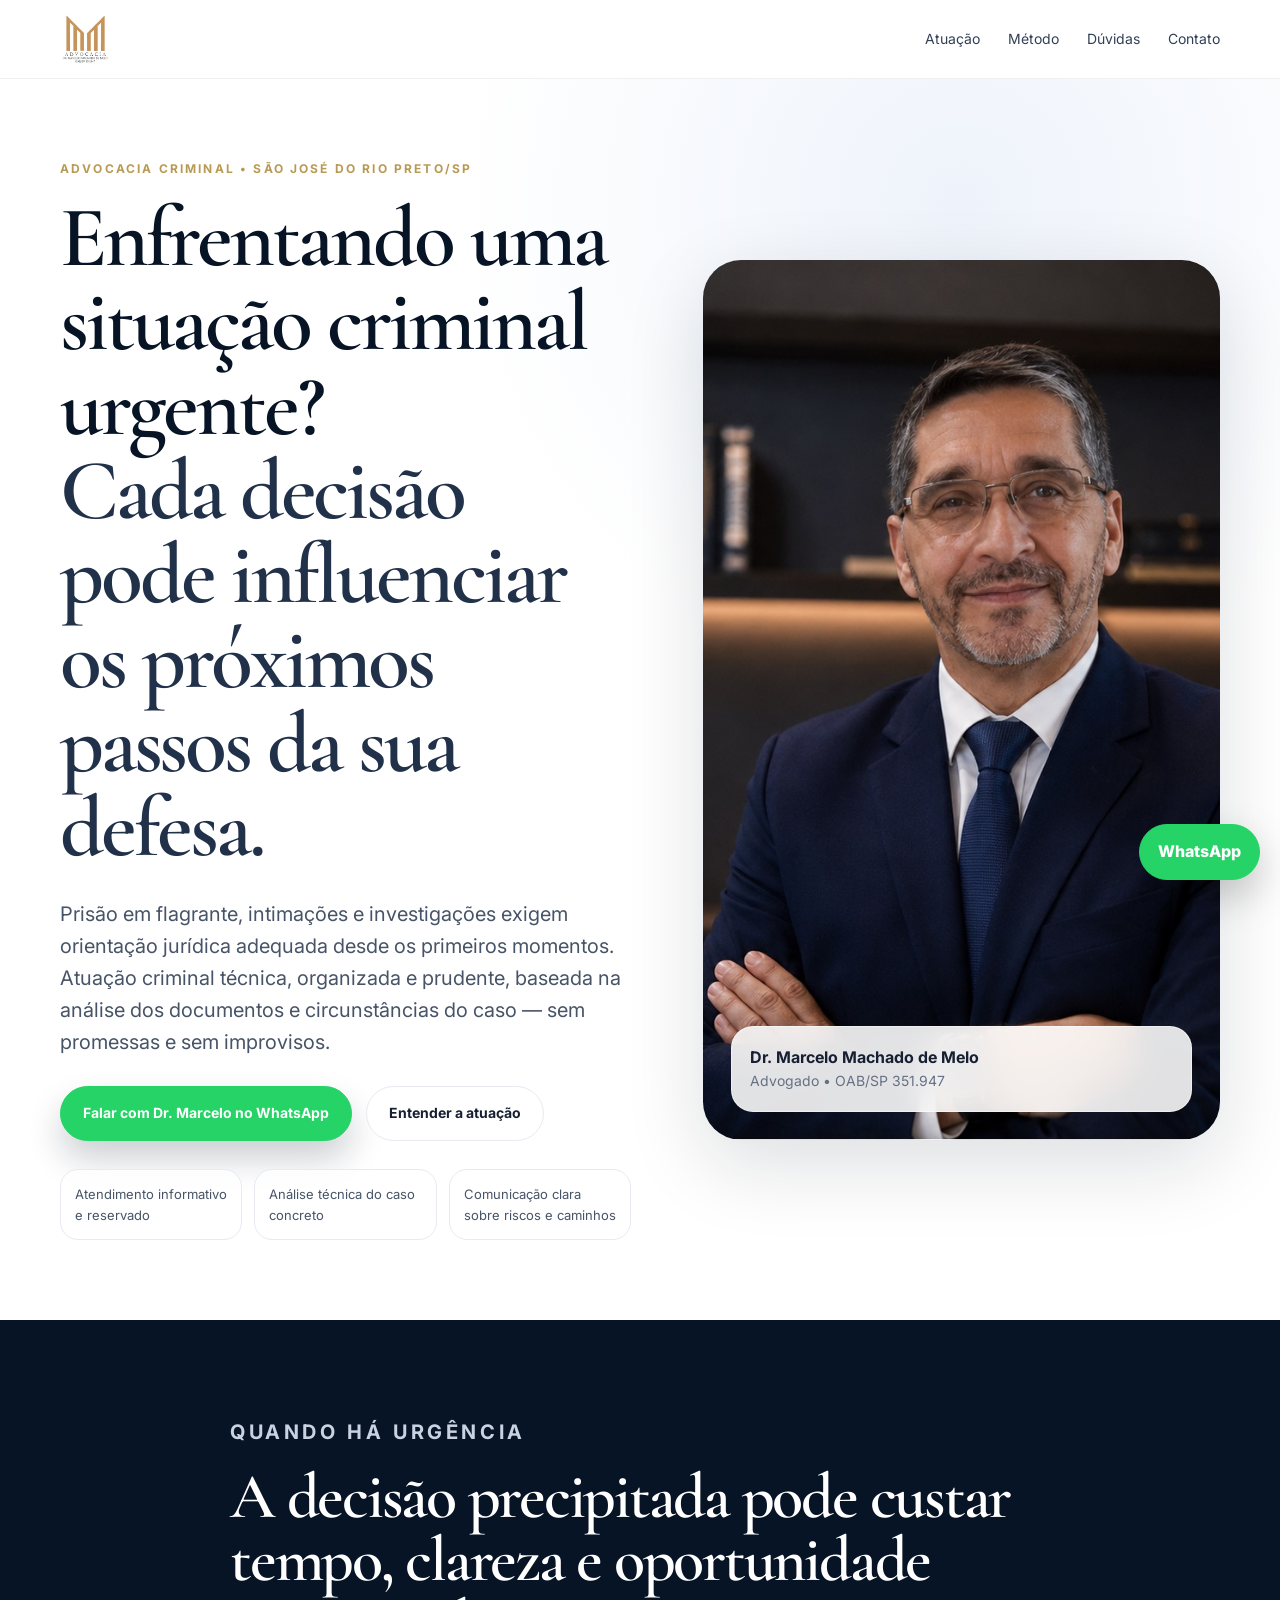
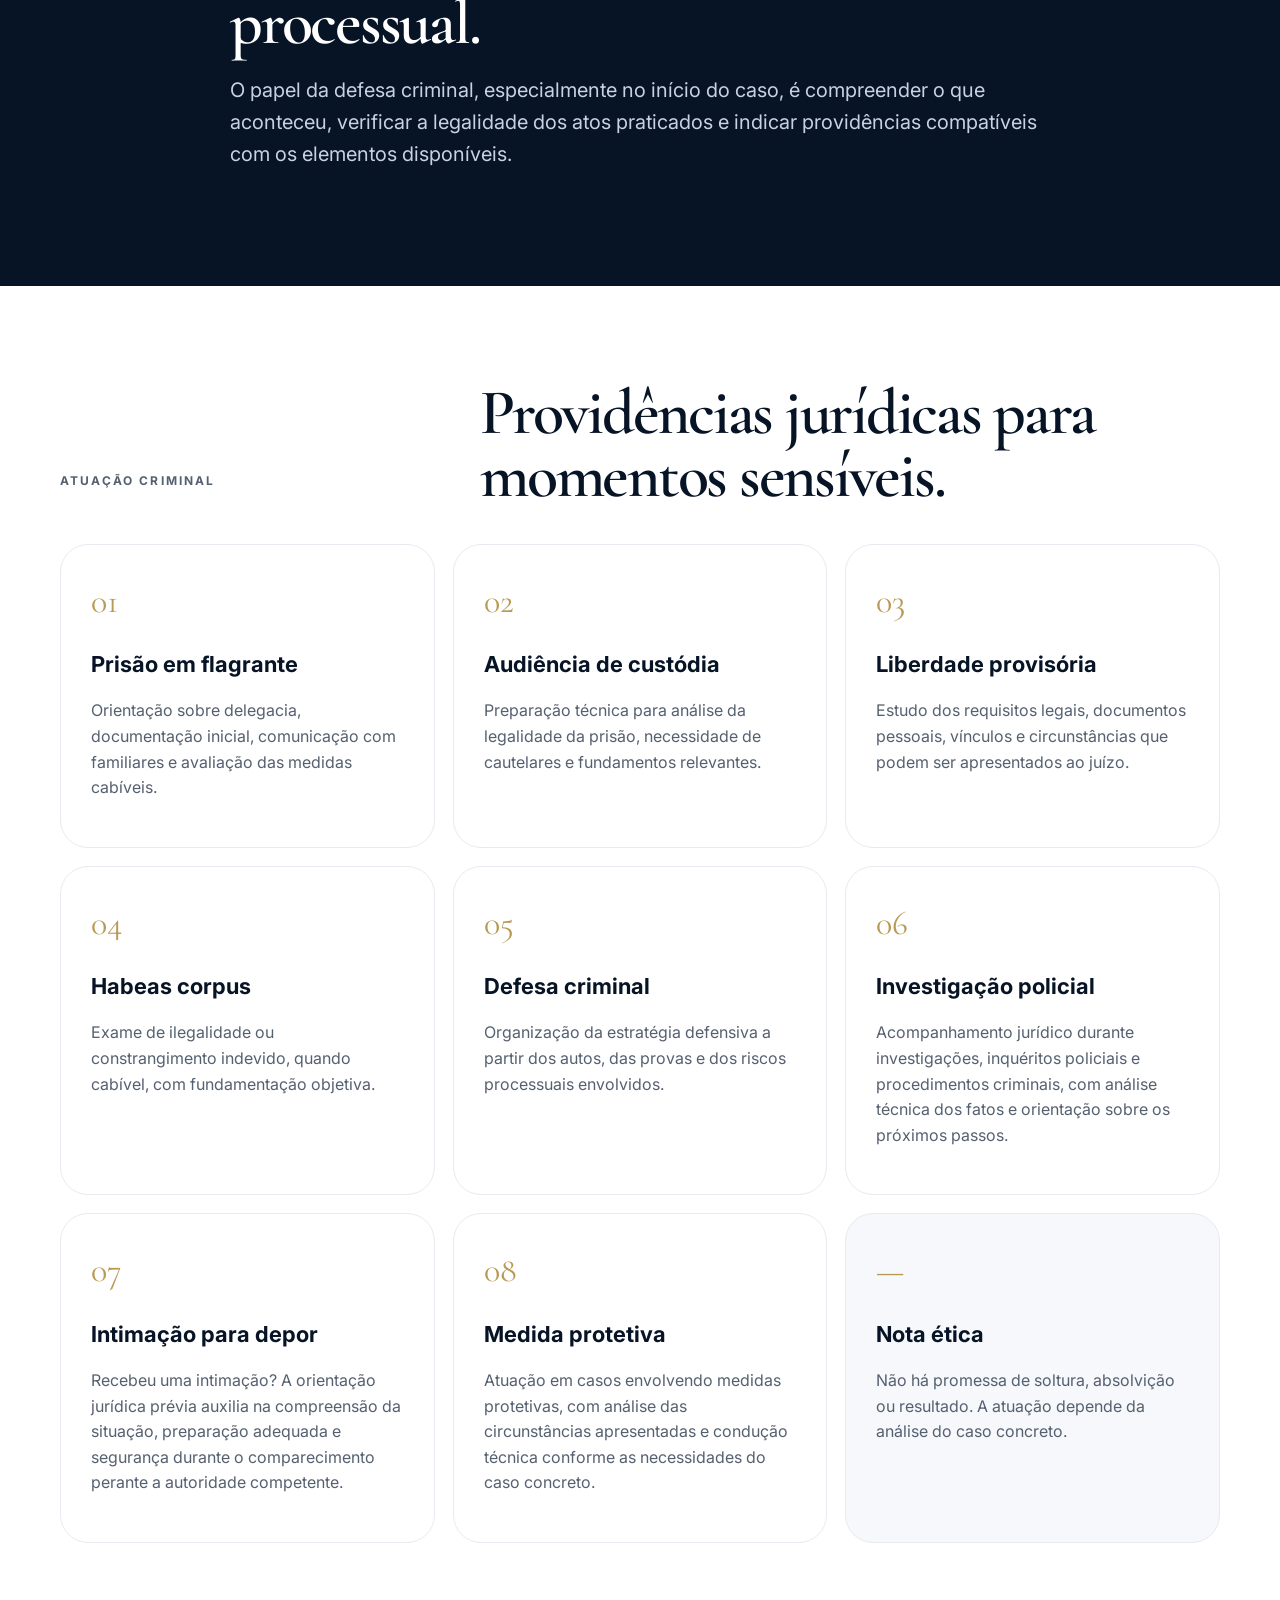
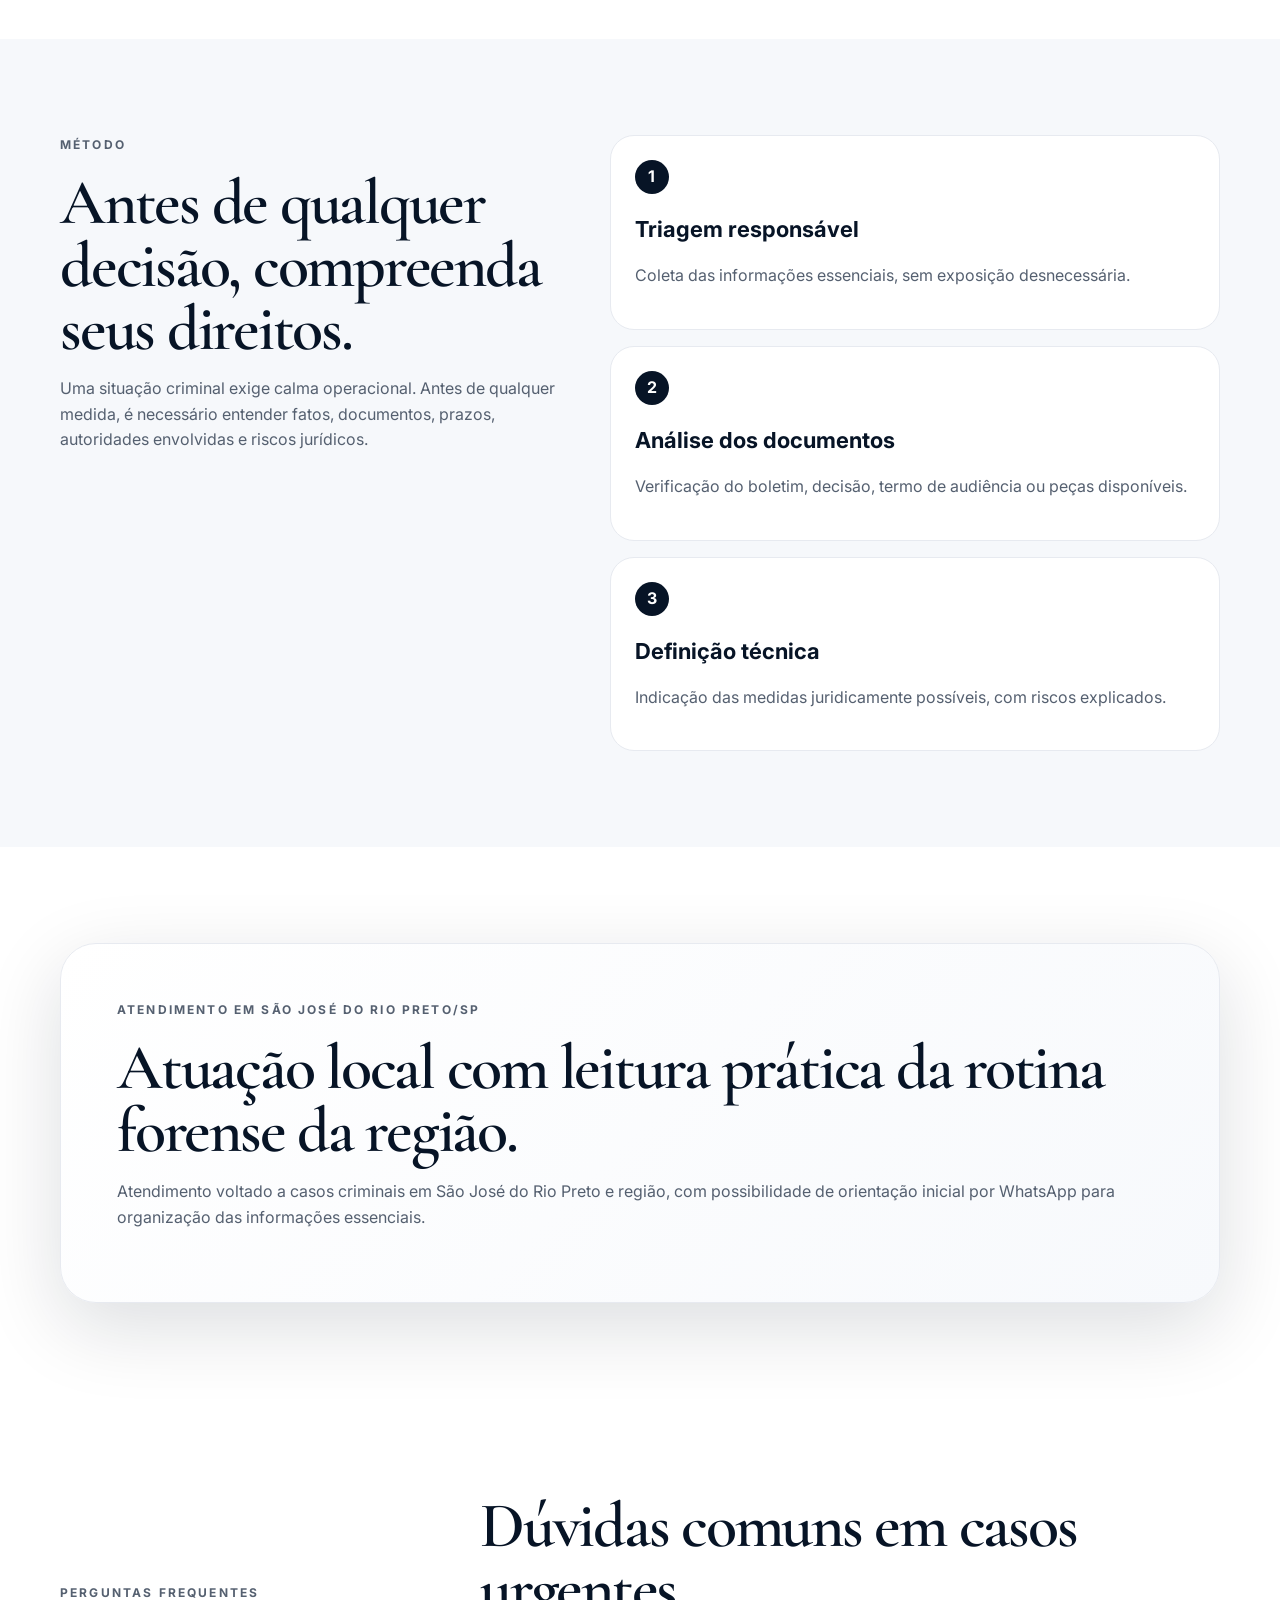
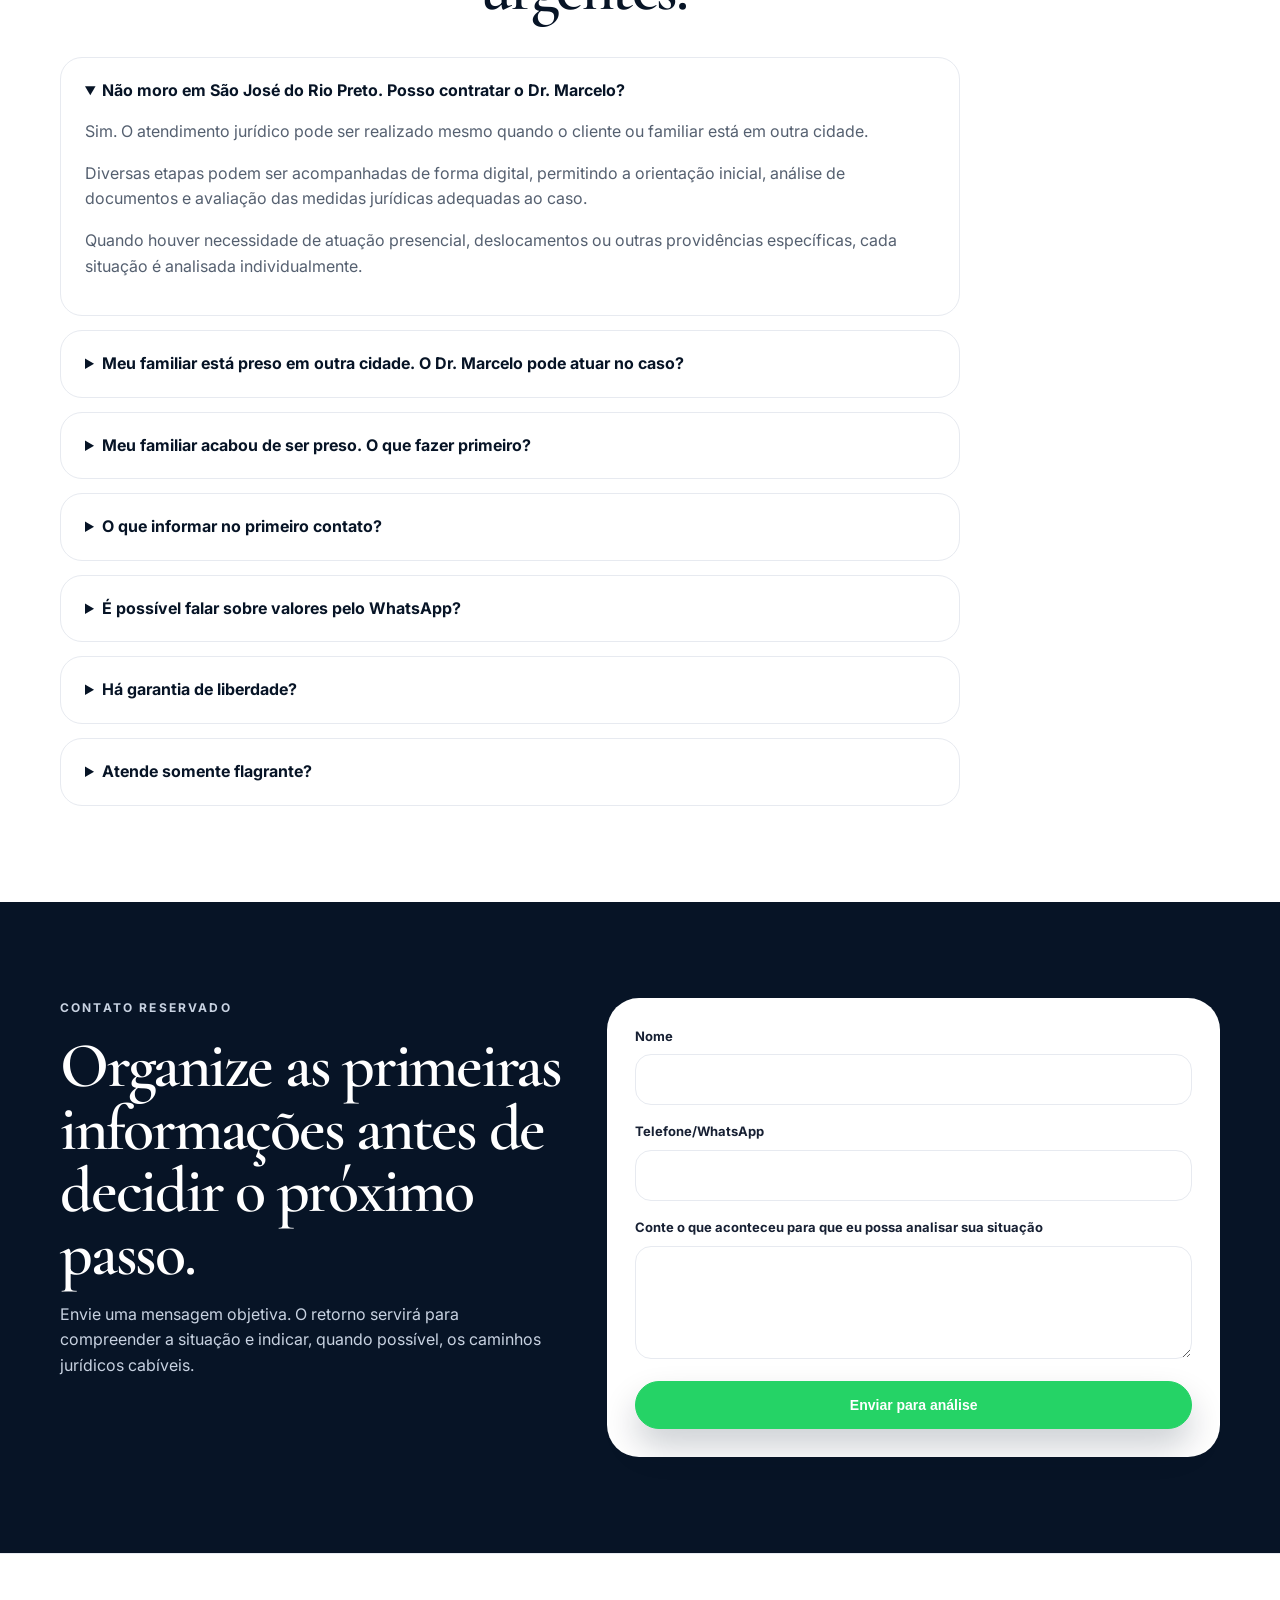
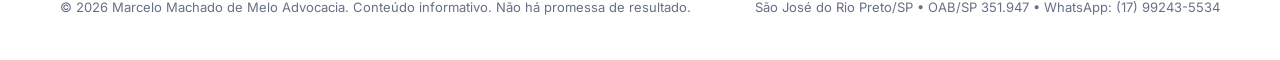
<file: index.html>
<!doctype html>
<html lang="pt-BR">
<head>
  <meta charset="utf-8">
  <meta name="viewport" content="width=device-width, initial-scale=1">
  <title>Advogado Criminal em São José do Rio Preto | Prisão em Flagrante, Custódia e Habeas Corpus</title>
  <meta name="description" content="Orientação jurídica criminal em São José do Rio Preto/SP para prisão em flagrante, audiência de custódia, liberdade provisória, habeas corpus e defesa criminal.">
  <meta name="robots" content="index,follow,max-image-preview:large">
  <meta name="author" content="Dr. Marcelo Machado de Melo">
  <meta name="theme-color" content="#071426">

  <link rel="canonical" href="https://seudominio.com.br/">
  <link rel="preconnect" href="https://fonts.googleapis.com">
  <link rel="preconnect" href="https://fonts.gstatic.com" crossorigin>
  <link href="https://fonts.googleapis.com/css2?family=Cormorant+Garamond:wght@500;600;700&family=Inter:wght@400;500;600;700&display=swap" rel="stylesheet">
  <link rel="stylesheet" href="style.css">
  <link rel="icon" href="favicon.svg" type="image/svg+xml">
  <link rel="manifest" href="manifest.json">

  <meta property="og:type" content="website">
  <meta property="og:locale" content="pt_BR">
  <meta property="og:title" content="Advogado Criminal em São José do Rio Preto/SP">
  <meta property="og:description" content="Atuação jurídica criminal com método, sobriedade e orientação clara nas primeiras providências.">
  <meta property="og:image" content="https://seudominio.com.br/dr-marcelo.jpg">
  <meta property="og:url" content="https://seudominio.com.br/">
  <meta name="twitter:card" content="summary_large_image">
</head>

<body>
  <a class="skip" href="#conteudo">Ir para o conteúdo</a>

  <header class="site-header" data-header>
    <div class="container header-inner">

      <a class="brand" href="#topo" aria-label="Marcelo Machado de Melo Advocacia">
        <img 
          src="logo.jpg" 
          alt="Marcelo Machado de Melo Advocacia Criminal"
          class="logo-header">
      </a>

      <button class="nav-toggle" type="button" aria-label="Abrir menu" aria-expanded="false" data-nav-toggle>
        <span></span>
        <span></span>
      </button>

      <nav class="nav" data-nav>
        <a href="#atuacao">Atuação</a>
        <a href="#metodo">Método</a>
        <a href="#faq">Dúvidas</a>
        <a href="#contato">Contato</a>
      </nav>
    </div>
  </header>

  <main id="conteudo">
    <section class="hero" id="topo">
      <div class="container hero-grid">
        <div class="hero-copy reveal">
          <p class="eyebrow">Advocacia criminal • São José do Rio Preto/SP</p>

          <h1>
            Enfrentando uma situação criminal urgente?
            <span>Cada decisão pode influenciar os próximos passos da sua defesa.</span>
          </h1>

          <p class="lead">
           Prisão em flagrante, intimações e investigações exigem orientação jurídica adequada desde os primeiros momentos.
           Atuação criminal técnica, organizada e prudente, baseada na análise dos documentos e circunstâncias do caso — sem promessas e sem improvisos.
          </p>

          <div class="hero-actions">
            <a class="btn primary" href="https://wa.me/5517992435534?text=Olá,%20preciso%20de%20orientação%20jurídica%20criminal." rel="noopener">
              Falar com Dr. Marcelo no WhatsApp
            </a>
            <a class="btn secondary" href="#atuacao">Entender a atuação</a>
          </div>

          <ul class="trust-list" aria-label="Informações de confiança">
            <li>Atendimento informativo e reservado</li>
            <li>Análise técnica do caso concreto</li>
            <li>Comunicação clara sobre riscos e caminhos</li>
          </ul>
        </div>

        <aside class="hero-card reveal" aria-label="Perfil profissional">
          <div class="portrait-wrap">
            <img src="dr-marcelo.jpg" alt="Dr. Marcelo Machado de Melo, advogado" width="720" height="880" fetchpriority="high">
          </div>

          <div class="profile-note">
            <strong>Dr. Marcelo Machado de Melo</strong>
            <span>Advogado • OAB/SP 351.947</span>
          </div>
        </aside>
      </div>
    </section>

    <section class="section problem">
      <div class="container narrow reveal">
        <p class="section-kicker">Quando há urgência</p>
        <h2>A decisão precipitada pode custar tempo, clareza e oportunidade processual.</h2>
        <p>
          O papel da defesa criminal, especialmente no início do caso, é compreender o que aconteceu,
          verificar a legalidade dos atos praticados e indicar providências compatíveis com os elementos disponíveis.
        </p>
      </div>
    </section>

    <section class="section" id="atuacao">
      <div class="container">
        <div class="section-head reveal">
          <p class="section-kicker">Atuação criminal</p>
          <h2>Providências jurídicas para momentos sensíveis.</h2>
        </div>

        <div class="cards">
          <article class="card reveal">
            <span>01</span>
            <h3>Prisão em flagrante</h3>
            <p>Orientação sobre delegacia, documentação inicial, comunicação com familiares e avaliação das medidas cabíveis.</p>
          </article>

          <article class="card reveal">
            <span>02</span>
            <h3>Audiência de custódia</h3>
            <p>Preparação técnica para análise da legalidade da prisão, necessidade de cautelares e fundamentos relevantes.</p>
          </article>

          <article class="card reveal">
            <span>03</span>
            <h3>Liberdade provisória</h3>
            <p>Estudo dos requisitos legais, documentos pessoais, vínculos e circunstâncias que podem ser apresentados ao juízo.</p>
          </article>

          <article class="card reveal">
            <span>04</span>
            <h3>Habeas corpus</h3>
            <p>Exame de ilegalidade ou constrangimento indevido, quando cabível, com fundamentação objetiva.</p>
          </article>

          <article class="card reveal">
            <span>05</span>
            <h3>Defesa criminal</h3>
            <p>Organização da estratégia defensiva a partir dos autos, das provas e dos riscos processuais envolvidos.</p>
          </article>
      <article class="card reveal">
    <span>06</span>
    <h3>Investigação policial</h3>
    <p>Acompanhamento jurídico durante investigações, inquéritos policiais e procedimentos criminais, com análise técnica dos fatos e orientação sobre os próximos passos.</p>
</article>

<article class="card reveal">
    <span>07</span>
    <h3>Intimação para depor</h3>
    <p>Recebeu uma intimação? A orientação jurídica prévia auxilia na compreensão da situação, preparação adequada e segurança durante o comparecimento perante a autoridade competente.</p>
</article>

<article class="card reveal">
    <span>08</span>
    <h3>Medida protetiva</h3>
    <p>Atuação em casos envolvendo medidas protetivas, com análise das circunstâncias apresentadas e condução técnica conforme as necessidades do caso concreto.</p>
</article>
          <article class="card muted reveal">
            <span>—</span>
            <h3>Nota ética</h3>
            <p>Não há promessa de soltura, absolvição ou resultado. A atuação depende da análise do caso concreto.</p>
          </article>
        </div>
      </div>
    </section>

    <section class="section method" id="metodo">
      <div class="container method-grid">
        <div class="reveal">
          <p class="section-kicker">Método</p>
          <h2>Antes de qualquer decisão, compreenda seus direitos.</h2>
          <p>
            Uma situação criminal exige calma operacional. Antes de qualquer medida, é necessário entender fatos,
            documentos, prazos, autoridades envolvidas e riscos jurídicos.
          </p>
        </div>

        <div class="steps reveal">
          <div>
            <b>1</b>
            <h3>Triagem responsável</h3>
            <p>Coleta das informações essenciais, sem exposição desnecessária.</p>
          </div>

          <div>
            <b>2</b>
            <h3>Análise dos documentos</h3>
            <p>Verificação do boletim, decisão, termo de audiência ou peças disponíveis.</p>
          </div>

          <div>
            <b>3</b>
            <h3>Definição técnica</h3>
            <p>Indicação das medidas juridicamente possíveis, com riscos explicados.</p>
          </div>
        </div>
      </div>
    </section>

    <section class="section local">
      <div class="container local-box reveal">
        <p class="section-kicker">Atendimento em São José do Rio Preto/SP</p>
        <h2>Atuação local com leitura prática da rotina forense da região.</h2>
        <p>
          Atendimento voltado a casos criminais em São José do Rio Preto e região, com possibilidade de orientação inicial
          por WhatsApp para organização das informações essenciais.
        </p>
      </div>
    </section>

    <section class="section faq" id="faq">
      <div class="container">
        <div class="section-head reveal">
          <p class="section-kicker">Perguntas frequentes</p>
          <h2>Dúvidas comuns em casos urgentes.</h2>
        </div>

        <div class="faq-list">
          <details class="reveal" open>
            <summary>Não moro em São José do Rio Preto. Posso contratar o Dr. Marcelo?</summary>
            <p>Sim. O atendimento jurídico pode ser realizado mesmo quando o cliente ou familiar está em outra cidade.</p>
            <p>Diversas etapas podem ser acompanhadas de forma digital, permitindo a orientação inicial, análise de documentos e avaliação das medidas jurídicas adequadas ao caso.</p>
            <p>Quando houver necessidade de atuação presencial, deslocamentos ou outras providências específicas, cada situação é analisada individualmente.</p>
          </details>

          <details class="reveal">
            <summary>Meu familiar está preso em outra cidade. O Dr. Marcelo pode atuar no caso?</summary>
            <p>Sim. A atuação na área criminal não fica limitada apenas à comarca onde o escritório está localizado.</p>
            <p>É possível analisar processos, orientar familiares e acompanhar situações envolvendo prisões em diferentes cidades.</p>
            <p>Quando necessária a realização de diligências presenciais, atendimento em unidade prisional ou acompanhamento de atos processuais, as medidas são avaliadas conforme as características do caso concreto.</p>
          </details>

          <details class="reveal">
            <summary>Meu familiar acabou de ser preso. O que fazer primeiro?</summary>
            <p>Situações envolvendo prisão exigem atenção desde os primeiros momentos, especialmente para compreensão do procedimento, análise dos documentos existentes e verificação das possibilidades previstas em lei.</p>
            <p>Busque orientação jurídica antes de tomar decisões ou prestar informações sem compreender as consequências legais; a orientação jurídica inicial permite que familiares compreendam quais são os próximos passos e quais medidas podem ser avaliadas conforme a situação apresentada.</p>
            <p>Cada caso depende da análise individual dos fatos, documentos e fase do procedimento.</p>
          </details>

          <details class="reveal">
            <summary>O que informar no primeiro contato?</summary>
            <p>Nome completo da pessoa presa, local da prisão, delegacia, horário aproximado, crime informado e se já existe audiência designada.</p>
          </details>

          <details class="reveal">
            <summary>É possível falar sobre valores pelo WhatsApp?</summary>
            <p>Honorários dependem da complexidade, urgência, deslocamento e atos necessários. A definição deve ocorrer após compreensão mínima do caso.</p>
          </details>

          <details class="reveal">
            <summary>Há garantia de liberdade?</summary>
            <p>Não. Qualquer promessa de resultado é inadequada. O trabalho jurídico consiste em avaliar fundamentos, documentos e medidas cabíveis.</p>
          </details>

          <details class="reveal">
            <summary>Atende somente flagrante?</summary>
            <p>Não. A atuação inclui audiência de custódia, pedidos de liberdade, habeas corpus e defesa criminal em geral.</p>
          </details>
        </div>
      </div>
    </section>

    <section class="section contact" id="contato">
      <div class="container contact-grid reveal">
        <div>
          <p class="section-kicker">Contato reservado</p>
          <h2>Organize as primeiras informações antes de decidir o próximo passo.</h2>
          <p>
            Envie uma mensagem objetiva. O retorno servirá para compreender a situação e indicar, quando possível,
            os caminhos jurídicos cabíveis.
          </p>
        </div>

        <form class="contact-form" action="https://formsubmit.co/m.melo@adv.oabsp.org.br" method="POST">
          <input type="hidden" name="_subject" value="Contato - Landing Page Criminal">
          <input type="hidden" name="_captcha" value="false">
          <input type="hidden" name="_template" value="table">
          <input type="hidden" name="_next" value="https://recepcaoadvmmelo2melo.github.io/dr-marcelo-advocacia/obrigado.html">
          <label>
            Nome
            <input name="nome" autocomplete="name" required>
          </label>

          <label>
            Telefone/WhatsApp
            <input name="telefone" autocomplete="tel" required>
          </label>

          <label>
           Conte o que aconteceu para que eu possa analisar sua situação
            <textarea name="mensagem" rows="4" required></textarea>
          </label>

          <button class="btn primary" type="submit">Enviar para análise</button>
        </form>
      </div>
    </section>
  </main>

  <a class="whatsapp" href="https://wa.me/5517992435534?text=Olá,%20preciso%20de%20orientação%20jurídica%20criminal." aria-label="Falar pelo WhatsApp" rel="noopener">
    WhatsApp
  </a>

  <footer class="footer">
    <div class="container">
      <p>© <span data-year></span> Marcelo Machado de Melo Advocacia. Conteúdo informativo. Não há promessa de resultado.</p>
      <p>São José do Rio Preto/SP • OAB/SP 351.947 • WhatsApp: (17) 99243-5534</p>
    </div>
  </footer>

  <script src="script.js" defer></script>
</body>
</html>
</file>
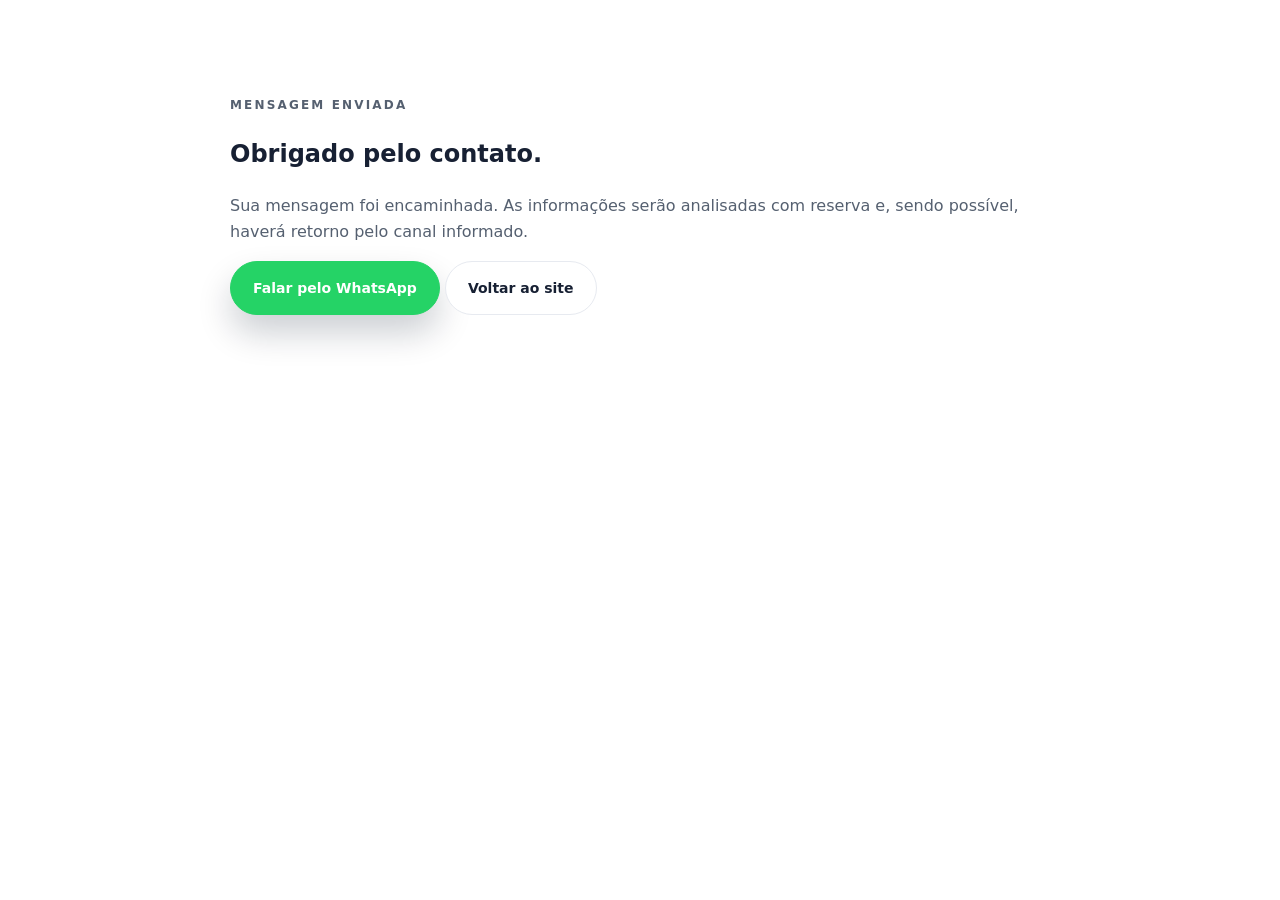
<file: obrigado.html>
<!doctype html>
<html lang="pt-BR">
<head>
  <meta charset="utf-8">
  <meta name="viewport" content="width=device-width, initial-scale=1">
  <title>Mensagem enviada | Marcelo Machado de Melo Advocacia</title>
  <meta name="robots" content="noindex,follow">
  <link rel="stylesheet" href="style.css">
</head>

<body>
  <main class="thank-you-page">
    <section class="section">
      <div class="container narrow">
        <p class="section-kicker">Mensagem enviada</p>
        <h1>Obrigado pelo contato.</h1>
        <p>
          Sua mensagem foi encaminhada. As informações serão analisadas com reserva
          e, sendo possível, haverá retorno pelo canal informado.
        </p>

        <a class="btn primary" href="https://wa.me/5517992435534">
          Falar pelo WhatsApp
        </a>

        <a class="btn secondary" href="index.html">
          Voltar ao site
        </a>
      </div>
    </section>
  </main>
</body>
</html>
</file>
<file: style.css>
:root{--navy:#071426;--navy2:#0d2038;--ink:#172033;--muted:#667085;--line:#e7eaf0;--soft:#f6f8fb;--gold:#b99a54;--white:#fff;--radius:28px;--shadow:0 24px 80px rgba(7,20,38,.14);--serif:'Cormorant Garamond',serif;--sans:'Inter',system-ui,sans-serif}*{box-sizing:border-box}html{scroll-behavior:smooth}body{margin:0;font-family:var(--sans);color:var(--ink);background:var(--white);line-height:1.6}img{max-width:100%;display:block}a{color:inherit;text-decoration:none}.container{width:min(1160px,calc(100% - 40px));margin:auto}.narrow{width:min(820px,calc(100% - 40px))}.skip{position:absolute;left:-999px}.skip:focus{left:20px;top:20px;z-index:99;background:#fff;padding:12px 16px;border-radius:999px}.site-header{position:relative;z-index:50;background:rgba(255,255,255,.78);border-bottom:1px solid rgba(231,234,240,.7);overflow:hidden}.header-inner{height:78px;display:flex;align-items:center;justify-content:space-between}.brand{display:flex;align-items:center;height:78px;overflow:hidden}.logo-header{width:auto;height:54px;max-width:180px;object-fit:contain;display:block}.brand span{display:none}.brand small{display:none}.nav{display:flex;gap:28px;font-size:14px;color:#314057}.nav a:hover{color:var(--gold)}.nav-toggle{display:none;background:none;border:0}.hero{padding:80px 0 80px;background:radial-gradient(circle at 75% 10%,#eef3fb 0,#fff 34%,#fff 100%)}.hero-grid{display:grid;grid-template-columns:1.05fr .95fr;gap:72px;align-items:center}.eyebrow,.section-kicker{font-size:12px;text-transform:uppercase;letter-spacing:.18em;color:var(--gold);font-weight:700;margin:0 0 18px}.hero h1,.section h2{font-family:var(--serif);font-weight:600;letter-spacing:-.035em;line-height:.98;color:var(--navy);margin:0}.hero h1{font-size:clamp(48px,7vw,86px)}.hero h1 span{display:block;color:#21314a}.lead{font-size:20px;color:#475467;max-width:680px;margin:28px 0}.hero-actions{display:flex;gap:14px;flex-wrap:wrap}.btn{display:inline-flex;align-items:center;justify-content:center;border-radius:999px;padding:15px 22px;font-weight:700;font-size:14px;border:1px solid transparent;transition:.25s}.btn.primary{background:var(--navy);color:#fff;box-shadow:0 18px 34px rgba(7,20,38,.2)}.btn.primary:hover{transform:translateY(-2px);background:#0b1d34}.btn.secondary{border-color:var(--line);background:#fff}.trust-list{display:grid;grid-template-columns:repeat(3,1fr);gap:12px;padding:0;margin:28px 0 0;list-style:none;font-size:13px;color:#475467}.trust-list li{padding:14px;border:1px solid var(--line);border-radius:18px;background:rgba(255,255,255,.8)}.hero-card{position:relative}.portrait-wrap{border-radius:38px;overflow:hidden;box-shadow:var(--shadow);background:var(--soft)}.portrait-wrap img{aspect-ratio:4/5;object-fit:cover}.profile-note{position:absolute;left:28px;right:28px;bottom:28px;background:rgba(255,255,255,.88);backdrop-filter:blur(14px);border:1px solid rgba(255,255,255,.5);border-radius:22px;padding:18px}.profile-note strong,.profile-note span{display:block}.profile-note span{color:var(--muted);font-size:14px}.section{padding:96px 0}.section h2{font-size:clamp(38px,5vw,64px)}.section p{color:#556070}.problem{background:var(--navy);color:#fff}.problem h2{color:#fff}.problem p{font-size:20px;color:#c8d2e1}.section-head{display:flex;justify-content:space-between;gap:40px;align-items:end;margin-bottom:36px}.section-head h2{max-width:740px}.cards{display:grid;grid-template-columns:repeat(3,1fr);gap:18px}.card{min-height:260px;padding:30px;border:1px solid var(--line);border-radius:var(--radius);background:#fff;transition:.25s}.card:hover{transform:translateY(-4px);box-shadow:var(--shadow)}.card span{font-family:var(--serif);font-size:34px;color:var(--gold)}.card h3,.steps h3{font-size:22px;color:var(--navy);margin:18px 0 10px}.card.muted{background:var(--soft)}.method{background:var(--soft)}.method-grid{display:grid;grid-template-columns:.9fr 1.1fr;gap:50px;align-items:start}.steps{display:grid;gap:16px}.steps div{background:#fff;border:1px solid var(--line);border-radius:24px;padding:24px}.steps b{display:grid;place-items:center;width:34px;height:34px;background:var(--navy);color:#fff;border-radius:50%}.local-box{border:1px solid var(--line);border-radius:36px;padding:56px;background:linear-gradient(135deg,#fff,#f7f9fc);box-shadow:var(--shadow)}.faq-list{display:grid;gap:14px;max-width:900px}.faq details{border:1px solid var(--line);border-radius:22px;padding:20px 24px;background:#fff}.faq summary{cursor:pointer;font-weight:700;color:var(--navy)}.contact{background:var(--navy);color:#fff}.contact h2{color:#fff}.contact p{color:#c8d2e1}.contact-grid{display:grid;grid-template-columns:.9fr 1.1fr;gap:46px;align-items:start}.contact-form{background:#fff;border-radius:32px;padding:28px;display:grid;gap:16px;color:var(--ink)}label{font-weight:700;font-size:13px}input,textarea{width:100%;margin-top:8px;border:1px solid var(--line);border-radius:16px;padding:14px;font:inherit;outline:none}input:focus,textarea:focus{border-color:var(--gold);box-shadow:0 0 0 4px rgba(185,154,84,.12)}.whatsapp{position:fixed;right:20px;bottom:20px;z-index:45;background:#10233b;color:#fff;border:1px solid rgba(255,255,255,.18);border-radius:999px;padding:14px 18px;font-weight:800;box-shadow:0 16px 40px rgba(0,0,0,.22)}.footer{padding:30px 0;border-top:1px solid var(--line);color:var(--muted);font-size:13px}.footer .container{display:flex;justify-content:space-between;gap:20px}.reveal{opacity:0;transform:translateY(18px);transition:opacity .7s ease,transform .7s ease}.reveal.is-visible{opacity:1;transform:none}@media (max-width:900px){.nav-toggle{display:grid;gap:5px}.nav-toggle span{display:block;width:24px;height:2px;background:var(--navy)}.nav{position:absolute;top:78px;left:20px;right:20px;display:none;flex-direction:column;padding:22px;background:#fff;border:1px solid var(--line);border-radius:22px;box-shadow:var(--shadow)}.nav.open{display:flex}.hero{padding-top:54px}.hero-grid,.method-grid,.contact-grid{grid-template-columns:1fr;gap:36px}.trust-list,.cards{grid-template-columns:1fr}.section-head{display:block}.footer .container{display:block}.local-box{padding:32px}.section{padding:72px 0}.logo-header{height:48px;max-width:160px}}@media (max-width:520px){.container,.narrow{width:min(100% - 28px,1160px)}.hero h1{font-size:46px}.lead{font-size:17px}.btn{width:100%}.profile-note{position:static;margin-top:12px}.portrait-wrap{border-radius:28px}.whatsapp{left:14px;right:14px;text-align:center}.footer{padding-bottom:86px}.logo-header{height:44px;max-width:145px}}

.btn.primary,
.whatsapp{
  background:#25D366;
  color:#fff;
}

.btn.primary:hover,
.whatsapp:hover{
  background:#1ebe5d;
}
/* FORÇAR BOTÕES VERDES */

a.btn.primary,
button.btn.primary,
.whatsapp{
  background:#25D366 !important;
  color:#ffffff !important;
  border-color:#25D366 !important;
}

a.btn.primary:hover,
button.btn.primary:hover,
.whatsapp:hover{
  background:#1ebe5d !important;
  border-color:#1ebe5d !important;
}
</file>
